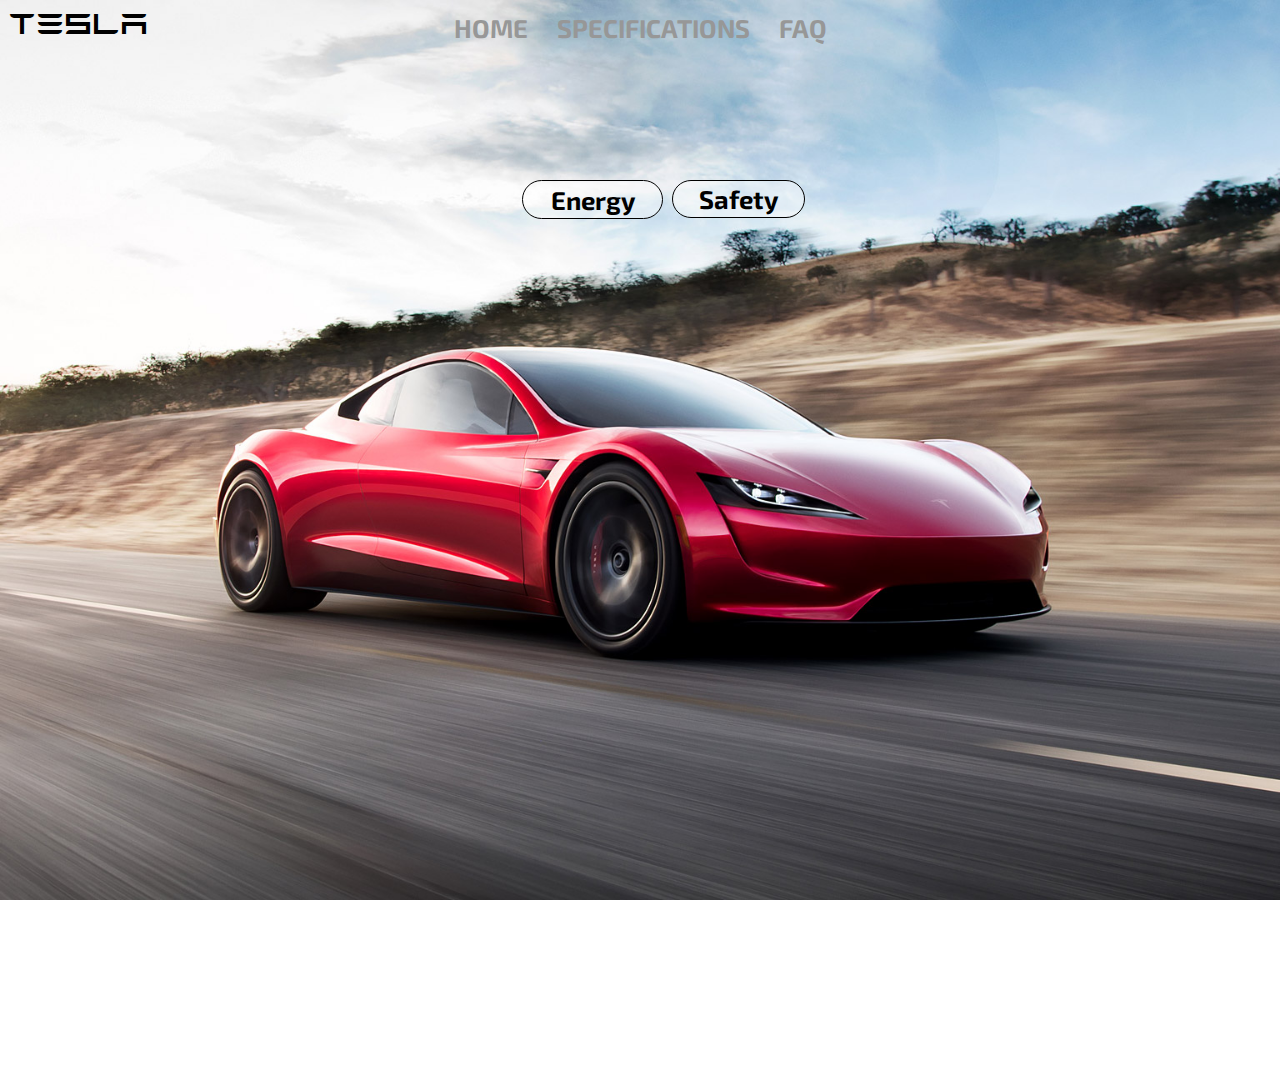
<file: index.html>
<!DOCTYPE html>
<html>
    <head>
        <link rel="icon" href="images/tesla.png" type="image/x-icon" sizes="8x8 16x16 32x32">
        <link href="https://fonts.googleapis.com/css?family=Exo+2&display=swap" rel="stylesheet">
        <link rel="stylesheet" type="text/css" href="css/layout.css">
        <title>Roadster | Tesla</title>
    </head>
    <body>
    <div class="grid-container">
        <div class="tesla">
            <p><a href="https://www.tesla.com/">TESLA</a></p>
        </div>
        <div class="navigation">
            <a href="index.html">HOME</a>
            <a href="specifications.html">SPECIFICATIONS</a>
            <a href="faq.html">FAQ</a>
        </div>

        <div class="b1">
            <div class="dropdown">
                <button class="home-button"><h1>Energy</h1></button>    
                <div>
                    <p class="droptext">To create an entire sustainable energy ecosystem, Tesla manufactures a unique set of energy solutions, Powerwall, Powerpack and Solar Roof, enabling homeowners, businesses, and utilities to manage renewable energy generation, storage, and consumption. Supporting Tesla’s automotive and energy products is Gigafactory 1 – a facility designed to significantly reduce battery cell costs. By bringing cell production in-house, Tesla manufactures batteries at the volumes required to meet production goals, while creating thousands of jobs.</p>
                </div>
            </div>
        </div>

        <div class="b2">
            <div class="dropdown">
                <button class="home-button"><h1>Safety</h1></button>
                <div>
                    <p class="droptext">At Tesla, we believe that technology can help improve safety. That’s why Tesla vehicles are engineered to be the safest cars in the world. We believe the unique combination of passive safety, active safety, and automated driver assistance is crucial for keeping not just Tesla drivers and passengers safe, but all drivers on the road. It’s this notion that grounds every decision we make – from the design of our cars, to the software we introduce, to the features we offer every Tesla owner.</p>
                </div>
            </div>
        </div>
    </div>
    </body>
</html>
</file>
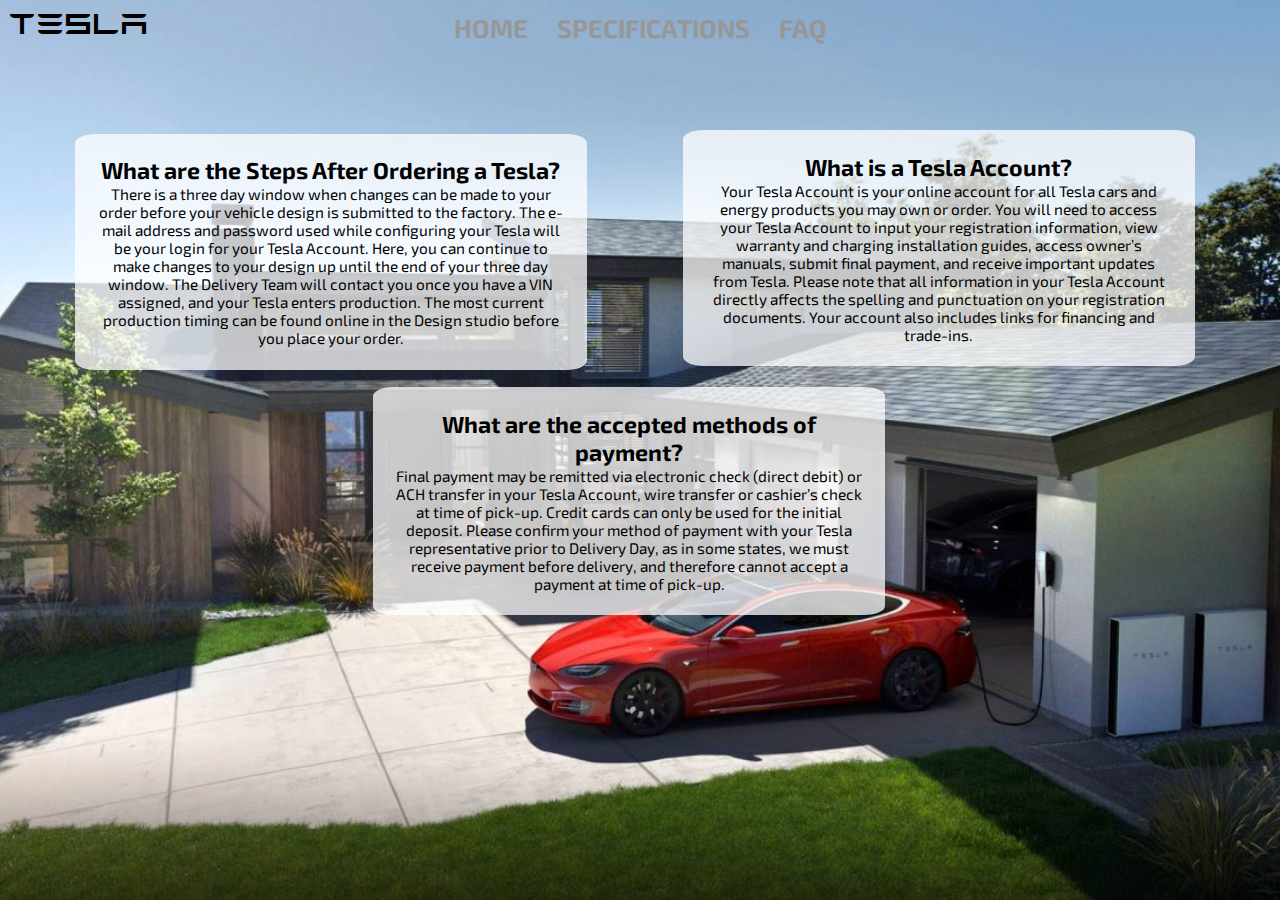
<file: faq.html>
<!DOCTYPE html>
<html>
    <head>
        <title>FAQ</title>
        <link href="https://fonts.googleapis.com/css?family=Exo+2&display=swap" rel="stylesheet">
        <link rel="icon" href="images/tesla.png" sizes="8x8 16x16 32x32">
        <link rel="stylesheet" href="css/layout.css"> 
        <meta name="viewport" content="width=device-width, initial-scale=1">
    </head>
    <body>
        <div class="grid-container3">
            <div class="tesla">
                <p><a href="https://www.tesla.com/">TESLA</a></p>
            </div>

            <div class="navigation">
                <a href="index.html">HOME</a>
                <a href="specifications.html">SPECIFICATIONS</a>
                <a href="faq.html">FAQ</a>
            </div>

            <div class="table-placement">
                <table class="first">
                    <thead>
                        <tr><td class="v1">What are the Steps After Ordering a Tesla?</td></tr>
<br>
                        <tr>
                            <td>There is a three day window when changes can be made to your order before your vehicle design is submitted to the factory. The e-mail address and password used while configuring your Tesla will be your login for your Tesla Account. Here, you can continue to make changes to your design up until the end of your three day window. The Delivery Team will contact you once you have a VIN assigned, and your Tesla enters production. The most current production timing can be found online in the Design studio before you place your order. </td>
                        </tr>
                    </table>
                <table class="second">
                    <thead>
                        <tr><td class="v1">What is a Tesla Account?</td></tr>

                        <tr>
                            <td>Your Tesla Account is your online account for all Tesla cars and energy products you may own or order. You will need to access your Tesla Account to input your registration information, view warranty and charging installation guides, access owner’s manuals, submit final payment, and receive important updates from Tesla. Please note that all information in your Tesla Account directly affects the spelling and punctuation on your registration documents. Your account also includes links for financing and trade-ins.</td>
                        </tr>
                    </thead>
                </table>

                <table class="third">
                    <thead>
                        <tr><td class="v1">What are the accepted methods of payment?</td></tr>

                        <tr>
                            <td>Final payment may be remitted via electronic check (direct debit) or ACH transfer in your Tesla Account, wire transfer or cashier’s check at time of pick-up. Credit cards can only be used for the initial deposit. Please confirm your method of payment with your Tesla representative prior to Delivery Day, as in some states, we must receive payment before delivery, and therefore cannot accept a payment at time of pick-up.</td>
                        </tr>
                    </thead>
                </table>
            </div>
        

    </body>
</html>
</file>
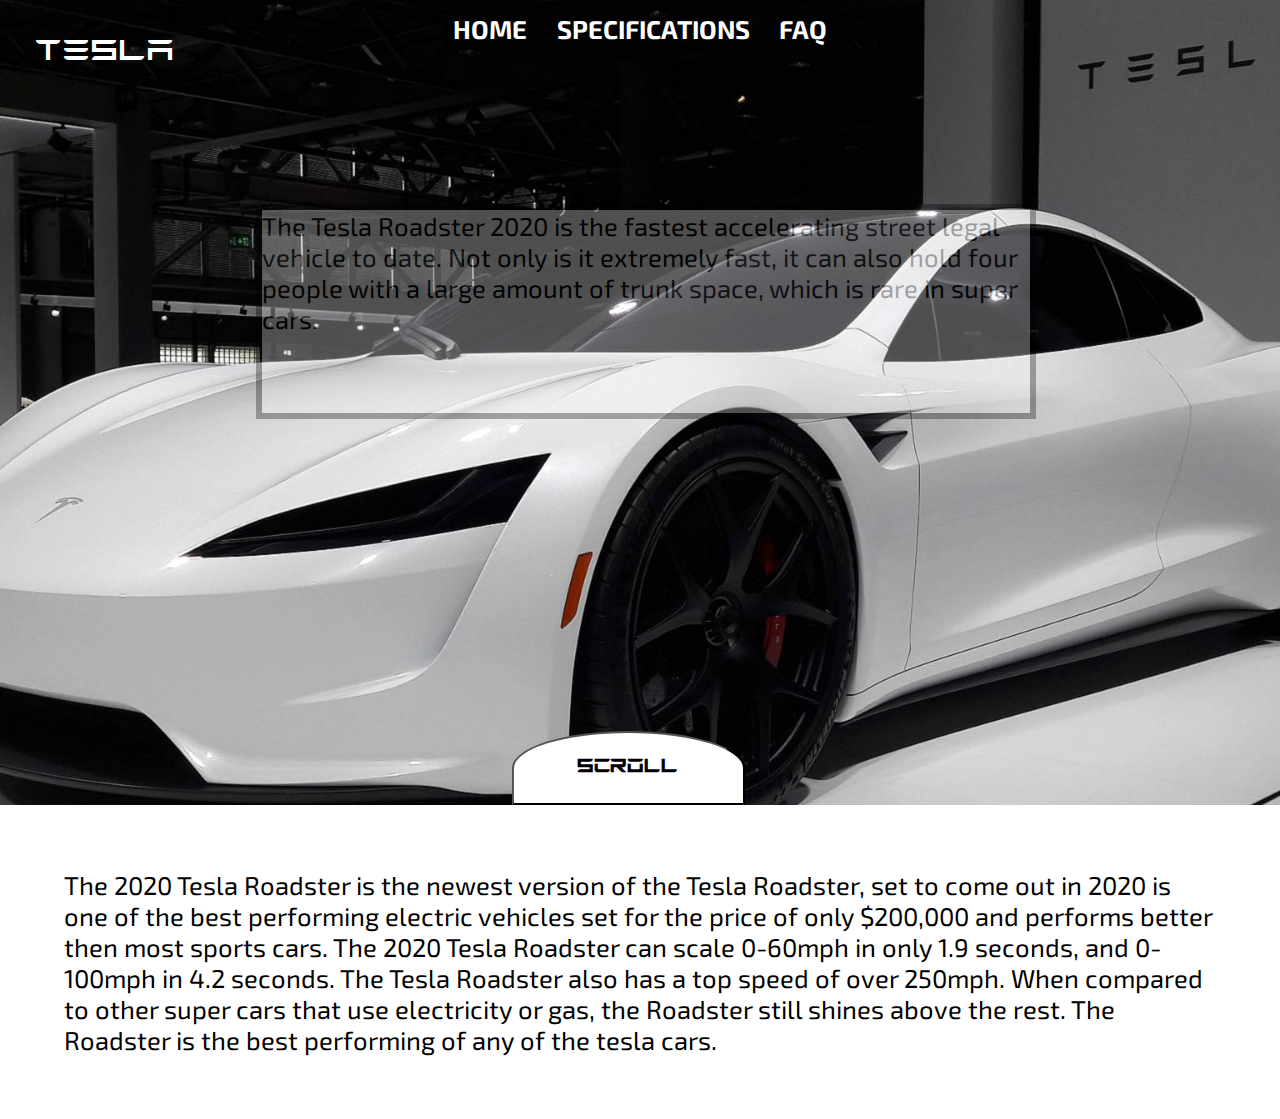
<file: specifications.html>
<!DOCTYPE html>
<html> 
    <head>
        <link rel="stylesheet" href="css/layout.css"> 
        <link href="https://fonts.googleapis.com/css?family=Exo+2&display=swap" rel="stylesheet">
        <link rel="icon" href="images/tesla.png" sizes="8x8 16x16 32x32">
        <title>Tesla Roadster Specifications</title>
    </head>
    <body> 
        <div class="grid-container2">
        <div class="tesla2">
<a href="https://www.tesla.com/">TESLA</a>
</div> 
<div class="navigation2">
        <a href="index.html">HOME</a>
        <a href="specifications.html">SPECIFICATIONS</a>
        <a href="faq.html">FAQ</a>
</div> 
<div class="info1"><p>The Tesla Roadster 2020 is the fastest accelerating street legal vehicle to date. Not only is it extremely fast, it can also hold four people
    with a large amount of trunk space, which is rare in super cars. </p></div>

<div class="box1">
        <button class="scroll-button"><h2>SCROLL</h2></button>
<p class="specp"> 
    The 2020 Tesla Roadster is the newest version of the Tesla Roadster, set to come out in 2020 is one of the best performing electric vehicles set for the price of only 
    $200,000 and performs better then most sports cars. The 2020 Tesla Roadster can scale 0-60mph in only 1.9 seconds, and 0-100mph in 4.2 seconds. The Tesla 
    Roadster also has a top speed of over 250mph. When compared to other super cars that use electricity or gas, the Roadster still shines above the rest. The 
    Roadster is the best performing of any of the tesla cars.
</p> 

</div>
</div>
</body>
</html>
</file>
<file: css/layout.css>
/*Home Page*/

* {
    margin: 0;
    padding: 0;
}

@font-face {
    font-family: 'tesla';
    src: url('fonts/TESLA.ttf') format('truetype');
}

@media only screen and (min-width: 700px) and (max-width: 2500px) {

body {
    width: 100%;
    height: 100%;
}
    
.grid-container {
    display: grid;
    grid-template-rows: 20% 20% 20% 20% 20%;
    grid-template-columns: 16.67% 16.67% 16.67% 16.67% 16.67% 16.67%;
    background-image: url("../images/red-roadster.jpg");
    background-repeat: no-repeat;
    background-size: cover;
    background-position: center;
    background-attachment: fixed;
    height: 100vh;
}

/*Tesla Button*/
.tesla {
    grid-row: 1/2;
    grid-column: 1/5;
    padding: 1.2%;
    font-size: 2.5vw;
    font-family: 'tesla'; 
    color: black;
}

.tesla a {
    color: black;
    transition: 0.3s ease;
    text-decoration: none;
}

.tesla a:link {
    color: black;
    text-decoration: none;
}

.tesla a:hover {
    transition: 0.3s ease;
    color: #979797;
    text-decoration: none;
}

.tesla a:active {
    color: #979797;
    text-decoration: none;
}

/*Navigation Bar*/

.navigation {
    grid-row: 1/2;
    grid-column: 1/7;
    text-align: center;
}

.navigation {
    padding: 0.9%;
}

.navigation a {
    padding: 1%;
    color: black;
    text-decoration: none;
    font-size: 2vw;
    font-family: 'Exo 2', sans-serif;
    font-weight: bold;
    transition: 0.3s ease;
}

.navigation a:hover {
    color: #979797;
    transition: 0.3s ease;
}

.navigation a:link {
    color: #979797;
    transition: 0.3s ease;
}

.navigation a:active {
    color: #979797;
}

/*Hover Paragraphs*/

.b1 {
    grid-row: 2/4;
    grid-column: 1/4;
    text-align: right;
    padding-right: 5%;
    display: inline-block;
    position: relative;
}

.b2 {
    grid-row: 2/4;
    grid-column: 4/7;
    text-align: left;
    padding-left: 5%;
    display: inline-block;
    position: relative;
}

.home-button {
    padding-top: 1%;
    padding-bottom: 1.5%; 
    padding-left: 12%;
    padding-right: 12%;
    border-radius: 5vw;
    border: 0.15vw solid black;
    font-family: 'Exo 2', sans-serif;
    font-size: 1vw;
    background-color: rgba(255, 255, 255, 0.4);
    transition: 0.3s ease;
    color: black;
}

.home-button:hover {
    background-color: rgba(255, 255, 255, 1);
    transition: 0.3s ease;
    padding-bottom: 5%;
}

.dropdown {
    display: inline-block;
    position: relative;
}

.dropdown .home-button {
    padding-top: 3%;
    padding-bottom: 3.5%; 
    padding-left: 32%;
    padding-right: 32%;

}

.droptext{ 
    text-align: left;
}

.dropdown div {
    z-index: 1;
    visibility: hidden;
    transition: 0.1s ease;
    position: absolute;
    background-color: rgba(255, 255, 255, 0.4);
    border: 0.15vw solid black;
    font-family: 'Exo 2', sans-serif;
    font-size: 1vw;
    font-weight: bold;
    border-radius: 2vw;
}

.dropdown:hover div {
    visibility: visible;
    transition: 0.3s ease;
    background-color: rgba(255, 255, 255, 1);
}

.dropdown div p {
    display: block;
    text-decoration: none;
    padding: 5%;
    color: black;
}

}

@media only screen and (min-width: 351px) and (max-width: 699px) {

    body {
        width: 100%;
        height: 100%;
    }
        
    .grid-container {
        display: grid;
        grid-template-rows: 20% 20% 20% 20% 20%;
        grid-template-columns: 16.67% 16.67% 16.67% 16.67% 16.67% 16.67%;
        background-image: url("../images/red-roadster.jpg");
        background-repeat: no-repeat;
        background-size: cover;
        background-position: center;
        background-attachment: fixed;
        height: 100vh;
    }
    
    /*Tesla Button*/
    .tesla {
        grid-row: 1/2;
        grid-column: 1/5;
        padding: 1.2%;
        font-size: 2.5vw;
        font-family: 'tesla'; 
        color: black;
    }
    
    .tesla a {
        color: black;
        transition: 0.3s ease;
        text-decoration: none;
    }
    
    .tesla a:link {
        color: black;
        text-decoration: none;
    }
    
    .tesla a:hover {
        transition: 0.3s ease;
        color: #979797;
        text-decoration: none;
    }
    
    .tesla a:active {
        color: #979797;
        text-decoration: none;
    }
    
    /*Navigation Bar*/
    
    .navigation {
        grid-row: 1/2;
        grid-column: 1/7;
        text-align: center;
    }
    
    .navigation {
        padding: 0.9%;
    }
    
    .navigation a {
        padding: 1%;
        color: black;
        text-decoration: none;
        font-size: 2vw;
        font-family: 'Exo 2', sans-serif;
        font-weight: bold;
        transition: 0.3s ease;
    }
    
    .navigation a:hover {
        color: #979797;
        transition: 0.3s ease;
    }
    
    .navigation a:link {
        color: #979797;
        transition: 0.3s ease;
    }
    
    .navigation a:active {
        color: #979797;
    }
    
    /*Hover Paragraphs*/
    
    .b1 {
        grid-row: 2/4;
        grid-column: 1/4;
        text-align: right;
        padding-right: 5%;
        display: inline-block;
        position: relative;
    }
    
    .b2 {
        grid-row: 2/4;
        grid-column: 4/7;
        text-align: left;
        padding-left: 5%;
        display: inline-block;
        position: relative;
    }
    
    .home-button {
        padding-top: 1%;
        padding-bottom: 1.5%; 
        padding-left: 12%;
        padding-right: 12%;
        border-radius: 5vw;
        border: 0.15vw solid black;
        font-family: 'Exo 2', sans-serif;
        font-size: 1vw;
        background-color: rgba(255, 255, 255, 0.4);
        transition: 0.3s ease;
        color: black;
    }
    
    .home-button:hover {
        background-color: rgba(255, 255, 255, 1);
        transition: 0.3s ease;
        padding-bottom: 5%;
    }
    
    .dropdown {
        display: inline-block;
        position: relative;
    }
    
    .dropdown .home-button {
        padding-top: 3%;
        padding-bottom: 3.5%; 
        padding-left: 32%;
        padding-right: 32%;
    
    }
    
    .droptext{ 
        text-align: left;
    }
    
    .dropdown div {
        z-index: 1;
        visibility: hidden;
        transition: 0.1s ease;
        position: absolute;
        background-color: rgba(255, 255, 255, 0.4);
        border: 0.15vw solid black;
        font-family: 'Exo 2', sans-serif;
        font-size: 1vw;
        font-weight: bold;
        border-radius: 2vw;
    }
    
    .dropdown:hover div {
        visibility: visible;
        transition: 0.3s ease;
        background-color: rgba(255, 255, 255, 1);
    }
    
    .dropdown div p {
        display: block;
        text-decoration: none;
        padding: 5%;
        color: black;
    }
    
}

@media only screen and (max-width: 350px) {

    body {
        width: 100%;
        height: 100%;
    }
        
    .grid-container {
        display: grid;
        grid-template-rows: 20% 20% 20% 20% 20%;
        grid-template-columns: 16.67% 16.67% 16.67% 16.67% 16.67% 16.67%;
        background-image: url("../images/red-roadster.jpg");
        background-repeat: no-repeat;
        background-size: cover;
        background-position: center;
        background-attachment: fixed;
        height: 100vh;
    }
    
    /*Tesla Button*/
    .tesla {
        grid-row: 1/2;
        grid-column: 1/5;
        padding: 1.2%;
        font-size: 2.5vw;
        font-family: 'tesla'; 
        color: black;
    }
    
    .tesla a {
        color: black;
        transition: 0.3s ease;
        text-decoration: none;
    }
    
    .tesla a:link {
        color: black;
        text-decoration: none;
    }
    
    .tesla a:hover {
        transition: 0.3s ease;
        color: #979797;
        text-decoration: none;
    }
    
    .tesla a:active {
        color: #979797;
        text-decoration: none;
    }
    
    /*Navigation Bar*/
    
    .navigation {
        grid-row: 1/2;
        grid-column: 1/7;
        text-align: center;
    }
    
    .navigation {
        padding: 0.9%;
    }
    
    .navigation a {
        padding: 1%;
        color: black;
        text-decoration: none;
        font-size: 2vw;
        font-family: 'Exo 2', sans-serif;
        font-weight: bold;
        transition: 0.3s ease;
    }
    
    .navigation a:hover {
        color: #979797;
        transition: 0.3s ease;
    }
    
    .navigation a:link {
        color: #979797;
        transition: 0.3s ease;
    }
    
    .navigation a:active {
        color: #979797;
    }
    
    /*Hover Paragraphs*/
    
    .b1 {
        grid-row: 2/4;
        grid-column: 1/4;
        text-align: right;
        padding-right: 5%;
        display: inline-block;
        position: relative;
    }
    
    .b2 {
        grid-row: 2/4;
        grid-column: 4/7;
        text-align: left;
        padding-left: 5%;
        display: inline-block;
        position: relative;
    }
    
    .home-button {
        padding-top: 1%;
        padding-bottom: 1.5%; 
        padding-left: 12%;
        padding-right: 12%;
        border-radius: 5vw;
        border: 0.15vw solid black;
        font-family: 'Exo 2', sans-serif;
        font-size: 1vw;
        background-color: rgba(255, 255, 255, 0.4);
        transition: 0.3s ease;
        color: black;
    }
    
    .home-button:hover {
        background-color: rgba(255, 255, 255, 1);
        transition: 0.3s ease;
        padding-bottom: 5%;
    }
    
    .dropdown {
        display: inline-block;
        position: relative;
    }
    
    .dropdown .home-button {
        padding-top: 3%;
        padding-bottom: 3.5%; 
        padding-left: 32%;
        padding-right: 32%;
    
    }
    
    .droptext{ 
        text-align: left;
    }
    
    .dropdown div {
        z-index: 1;
        visibility: hidden;
        transition: 0.1s ease;
        position: absolute;
        background-color: rgba(255, 255, 255, 0.4);
        border: 0.15vw solid black;
        font-family: 'Exo 2', sans-serif;
        font-size: 1vw;
        font-weight: bold;
        border-radius: 2vw;
    }
    
    .dropdown:hover div {
        visibility: visible;
        transition: 0.3s ease;
        background-color: rgba(255, 255, 255, 1);
    }
    
    .dropdown div p {
        display: block;
        text-decoration: none;
        padding: 5%;
        color: black;
    }
    
}
 
@media only screen and (min-width: 700px) and (max-width: 2500px) {

/*Specifications Page*/ 
.grid-container2{ 
    display: grid;
    grid-template-rows: 20% 20% 20% 20% 20%;
    grid-template-columns: 20% 20% 20% 20% 20%;
    width: 100%;
    height: 100%;
    background-image: url("../images/white-roadster.jpg");
    background-attachment: fixed;
    background-position: center;
    background-size: cover;
}

.tesla2 {
    grid-row: 1/2;
    grid-column: 1/5;
    padding: 3.5%;
    font-size: 2vw;
    font-family: 'tesla'; 
    color: white;
    text-decoration: white; 
}

.tesla2 a{
    grid-row: 1/2;
    grid-column: 1/5;
    font-size: 2.5vw;
    font-family: 'tesla'; 
    color: white; 
    text-decoration: white none; 
} 
.tesla2 a:active{ 
    color: black;
    text-decoration: none black;
} 
.specp{ 
    background-color: white;
    font-size: 2vw; 
    column-span: 2 / 5; 
    font-family: 'Exo 2', sans-serif;  
    padding: 5%;
    margin-top: 0%;
} 
.box1{ 
    grid-row: 2/5;
    grid-column: 1/6; 
    padding-top: 50vh;
}
.navigation2 {
    padding-top: 1%; 
    text-align: center;

    grid-row: 1;
    grid-column: 1/6;
}

.navigation2 a {
    padding: 1%;
    color: white;
    text-decoration: none;
    font-size: 2vw;
    font-family: 'Exo 2', sans-serif;
    font-weight: bold;
    transition: 0.3s ease;
}

.navigation2 a:hover {
    color: black;
    transition: 0.3s ease; 
    background-color: white;
}

.navigation2 a:link {
    color: white;
    transition: 0.3s ease;
}

.navigation2 a:active {
    color: white;
} 
table{ 
    size: 100%;
    font-size: 200%;
    border: black 2% solid; 
    border-collapse: separate;
}

.scroll-button {
    grid-row: 1/2;
    grid-column: 1/5;
    background-color: white;
    font-size: 1vw; 
    margin-left: 40%; 
    border: 5% white solid; 
    font-family: 'tesla';
    border-radius: 50% 50% 0% 0%; 
    padding-left: 5%;
    padding-right: 5%; 
    padding-top: 2%;
    padding-bottom: 2%; 
    margin-top: 6%; 
    transition: ease 1s; 
}
.scroll-button:hover{ 
    background-color: rgba(255, 255, 255, 0.6); 
    transition: 1s ease;
}
.info1{
    margin: center;
    grid-column: 2/5;
    grid-row: 2 /3 ;
    background-color: white;
    border: 0.5vw solid black;
    margin-bottom: 50%; 
    height: 100%; 
    width: 100%;
    font-family: 'Exo 2',sans-serif; 
    font-size: 2vw; 
    opacity: 0.3;
    transition: 1s ease;
} 
.info1:hover{
    opacity: 1.0;
    transition: 1s ease;
}

}

@media only screen and (min-width: 351px) and (max-width: 699px) {

    /*Specifications Page*/ 
    .grid-container2{ 
        display: grid;
        grid-template-rows: 20% 20% 20% 20% 20%;
        grid-template-columns: 20% 20% 20% 20% 20%;
        width: 100%;
        height: 100%;
        background-image: url("../images/white-roadster.jpg");
        background-attachment: fixed;
        background-position: center;
        background-size: cover;
    }

    .tesla2 {
        grid-row: 1/2;
        grid-column: 1/5;
        padding: 3.5%;
        font-size: 2vw;
        font-family: 'tesla'; 
        color: white;
        text-decoration: white; 
    }

    .tesla2 a{
        grid-row: 1/2;
        grid-column: 1/5;
        font-size: 2.5vw;
        font-family: 'tesla'; 
        color: white; 
        text-decoration: white none; 
    } 
    .tesla2 a:active{ 
        color: black;
        text-decoration: none black;
    } 
    .specp{ 
        background-color: white;
        font-size: 2vw; 
        column-span: 2 / 5; 
        font-family: 'Exo 2', sans-serif;  
        padding: 5%;
        margin-top: 0%;
    } 
    .box1{ 
        grid-row: 2/5;
        grid-column: 1/6; 
        padding-top: 50vh;
    }
    .navigation2 {
        padding-top: 1%; 
        text-align: center;

        grid-row: 1;
        grid-column: 1/6;
    }
    
    .navigation2 a {
        padding: 1%;
        color: white;
        text-decoration: none;
        font-size: 2vw;
        font-family: 'Exo 2', sans-serif;
        font-weight: bold;
        transition: 0.3s ease;
    }
    
    .navigation2 a:hover {
        color: black;
        transition: 0.3s ease; 
        background-color: white;
    }
    
    .navigation2 a:link {
        color: white;
        transition: 0.3s ease;
    }
    
    .navigation2 a:active {
        color: white;
    } 
    table{ 
        size: 100%;
        font-size: 200%;
        border: black 2% solid; 
        border-collapse: separate;
    }

    .scroll-button {
        grid-row: 1/2;
        grid-column: 1/5;
        background-color: white;
        font-size: 1vw; 
        margin-left: 40%; 
        border: 5% white solid; 
        font-family: 'tesla';
        border-radius: 50% 50% 0% 0%; 
        padding-left: 5%;
        padding-right: 5%; 
        padding-top: 2%;
        padding-bottom: 2%; 
        margin-top: 6%; 
        transition: ease 1s; 
    }
    .scroll-button:hover{ 
        background-color: rgba(255, 255, 255, 0.6); 
        transition: 1s ease;
    }
    .info1{
        margin: center;
        grid-column: 2/5;
        grid-row: 2 /3 ;
        background-color: white;
        border: 0.5vw solid black;
        margin-bottom: 50%; 
        height: 100%; 
        width: 100%;
        font-family: 'Exo 2',sans-serif; 
        font-size: 2vw; 
        opacity: 0.3;
        transition: 1s ease;
    } 
    .info1:hover{
        opacity: 1.0;
        transition: 1s ease;
    }

}

@media only screen and (max-width: 350px) {

/*Specifications Page*/ 
.grid-container2{ 
    display: grid;
    grid-template-rows: 20% 20% 20% 20% 20%;
    grid-template-columns: 20% 20% 20% 20% 20%;
    width: 100%;
    height: 100%;
    background-image: url("../images/white-roadster.jpg");
    background-attachment: fixed;
    background-position: center;
    background-size: cover;
}

.tesla2 {
    grid-row: 1/2;
    grid-column: 1/5;
    padding: 3.5%;
    font-size: 2vw;
    font-family: 'tesla'; 
    color: white;
    text-decoration: white; 
}

.tesla2 a{
    grid-row: 1/2;
    grid-column: 1/5;
    font-size: 2.5vw;
    font-family: 'tesla'; 
    color: white; 
    text-decoration: white none; 
} 
.tesla2 a:active{ 
    color: black;
    text-decoration: none black;
} 
.specp{ 
    background-color: white;
    font-size: 2vw; 
    column-span: 2 / 5; 
    font-family: 'Exo 2', sans-serif;  
    padding: 5%;
    margin-top: 0%;
} 
.box1{ 
    grid-row: 2/5;
    grid-column: 1/6; 
    padding-top: 50vh;
}
.navigation2 {
    padding-top: 1%; 
    text-align: center;

    grid-row: 1;
    grid-column: 1/6;
}

.navigation2 a {
    padding: 1%;
    color: white;
    text-decoration: none;
    font-size: 2vw;
    font-family: 'Exo 2', sans-serif;
    font-weight: bold;
    transition: 0.3s ease;
}

.navigation2 a:hover {
    color: black;
    transition: 0.3s ease; 
    background-color: white;
}

.navigation2 a:link {
    color: white;
    transition: 0.3s ease;
}

.navigation2 a:active {
    color: white;
} 
table{ 
    size: 100%;
    font-size: 200%;
    border: black 2% solid; 
    border-collapse: separate;
}

.scroll-button {
    grid-row: 1/2;
    grid-column: 1/5;
    background-color: white;
    font-size: 1vw; 
    margin-left: 40%; 
    border: 5% white solid; 
    font-family: 'tesla';
    border-radius: 50% 50% 0% 0%; 
    padding-left: 5%;
    padding-right: 5%; 
    padding-top: 2%;
    padding-bottom: 2%; 
    margin-top: 6%; 
    transition: ease 1s; 
}
.scroll-button:hover{ 
    background-color: rgba(255, 255, 255, 0.6); 
    transition: 1s ease;
}
.info1{
    margin: center;
    grid-column: 2/5;
    grid-row: 2 /3 ;
    background-color: white;
    border: 0.5vw solid black;
    margin-bottom: 50%; 
    height: 100%; 
    width: 100%;
    font-family: 'Exo 2',sans-serif; 
    font-size: 2vw; 
    opacity: 0.3;
    transition: 1s ease;
} 
.info1:hover{
    opacity: 1.0;
    transition: 1s ease;
}

}

@media only screen and (min-width: 700px) and (max-width: 2500px) {
/*FAQ*/
.grid-container3 {
    display: grid;
    grid-template-rows: 20% 20% 20% 20% 20%;
    grid-template-columns: 16.67% 16.67% 16.67% 16.67% 16.67% 16.67%;
    background-image: url("../images/energy.jpg");
    background-repeat: no-repeat;
    background-position: center;
    background-size: cover;
    background-attachment: fixed;
    height: 100vh;
}

/*FAQ Table*/

table.first {
    border-radius: 4%;
    padding: 10%;
    margin-top: -5vw;
    table-layout: auto;
    border-spacing: 1px;
    text-align: center;
    font-size: 1.2vw;
    margin-left: 35%;
    margin-right: auto;
    grid-row: 1/3;
    grid-column: 1/2;
    font-family: 'Exo 2', sans-serif;
    width: 40vw;
    background-color: rgba(255, 255, 255, 0.75); 
}

table.second {
    border-radius: 4%;
    padding: 10%;
    table-layout: auto;
    border-spacing: 1px;
    text-align: center;
    font-size: 1.2vw;
    margin-top: -18.7vw;
    margin-left: 320%;
    margin-right: auto;
    grid-row: 1/3;
    grid-column: 3/4;
    font-family: 'Exo 2', sans-serif;
    width: 40vw;
    background-color: rgba(255, 255, 255, 0.75); 
}

table.third {
    border-radius: 4%;
    padding: 10%;
    margin-top: -25%;
    table-layout: auto;
    border-spacing: 1px;
    text-align: center;
    font-size: 1.2vw;
    margin-top: 10%;
    margin-left: 175%;
    margin-right: auto;
    grid-row: 1/3;
    grid-column: 4/5;
    font-family: 'Exo 2', sans-serif;
    height: 20vh;
    width: 40vw;
    background-color: rgba(255, 255, 255, 0.75); 
}

td.v1 {
    font-size: 150%;
    font-weight: bold;
}

}

@media only screen and (min-width: 351px) and (max-width: 699px) {
 /*FAQ*/
.grid-container3 {
    display: grid;
    grid-template-rows: 20% 20% 20% 20% 20%;
    grid-template-columns: 16.67% 16.67% 16.67% 16.67% 16.67% 16.67%;
    background-image: url("../images/energy.jpg");
    background-repeat: no-repeat;
    background-position: center;
    background-size: cover;
    background-attachment: fixed;
    height: 100vh;
}

/*FAQ Table*/

table.first {
    border-radius: 4%;
    padding: 10%;
    margin-top: -7vw;
    table-layout: auto;
    border-spacing: 1px;
    text-align: center;
    font-size: 1.2vw;
    margin-left: 35%;
    margin-right: auto;
    grid-row: 1/3;
    grid-column: 1/2;
    font-family: 'Exo 2', sans-serif;
    width: 40vw;
    background-color: rgba(255, 255, 255, 0.75); 
}

table.second {
    border-radius: 4%;
    padding: 10%;
    table-layout: auto;
    border-spacing: 1px;
    text-align: center;
    font-size: 1.2vw;
    margin-top: -19.3vw;
    margin-left: 320%;
    margin-right: auto;
    grid-row: 1/3;
    grid-column: 3/4;
    font-family: 'Exo 2', sans-serif;
    width: 40vw;
    background-color: rgba(255, 255, 255, 0.75); 
}

table.third {
    border-radius: 4%;
    padding: 10%;
    margin-top: -25%;
    table-layout: auto;
    border-spacing: 1px;
    text-align: center;
    font-size: 1.2vw;
    margin-top: 10%;
    margin-left: 175%;
    margin-right: auto;
    grid-row: 1/3;
    grid-column: 4/5;
    font-family: 'Exo 2', sans-serif;
    height: 20vh;
    width: 40vw;
    background-color: rgba(255, 255, 255, 0.75); 
}

td.v1 {
    font-size: 150%;
    font-weight: bold;
}

}

@media only screen and (max-width: 350px) {

 /*FAQ*/
.grid-container3 {
    display: grid;
    grid-template-rows: 20% 20% 20% 20% 20%;
    grid-template-columns: 16.67% 16.67% 16.67% 16.67% 16.67% 16.67%;
    background-image: url("../images/energy.jpg");
    background-repeat: no-repeat;
    background-position: center;
    background-size: cover;
    background-attachment: fixed;
    height: 100vh;
}

/*FAQ Table*/

table.first {
    border-radius: 4%;
    padding: 10%;
    margin-top: -9vw;
    table-layout: auto;
    border-spacing: 1px;
    text-align: center;
    font-size: 1.2vw;
    margin-left: 35%;
    margin-right: auto;
    grid-row: 1/3;
    grid-column: 1/2;
    font-family: 'Exo 2', sans-serif;
    width: 40vw;
    background-color: rgba(255, 255, 255, 0.75); 
}

table.second {
    border-radius: 4%;
    padding: 10%;
    table-layout: auto;
    border-spacing: 1px;
    text-align: center;
    font-size: 1.2vw;
    margin-top: -19.4vw;
    margin-left: 320%;
    margin-right: auto;
    grid-row: 1/3;
    grid-column: 3/4;
    font-family: 'Exo 2', sans-serif;
    width: 40vw;
    background-color: rgba(255, 255, 255, 0.75); 
}

table.third {
    border-radius: 4%;
    padding: 10%;
    margin-top: -25%;
    table-layout: auto;
    border-spacing: 1px;
    text-align: center;
    font-size: 1.2vw;
    margin-top: 2vw;
    margin-left: 175%;
    margin-right: auto;
    grid-row: 1/3;
    grid-column: 4/5;
    font-family: 'Exo 2', sans-serif;
    height: 20vh;
    width: 40vw;
    background-color: rgba(255, 255, 255, 0.75); 
}

td.v1 {
    font-size: 150%;
    font-weight: bold;
}

}
</file>
